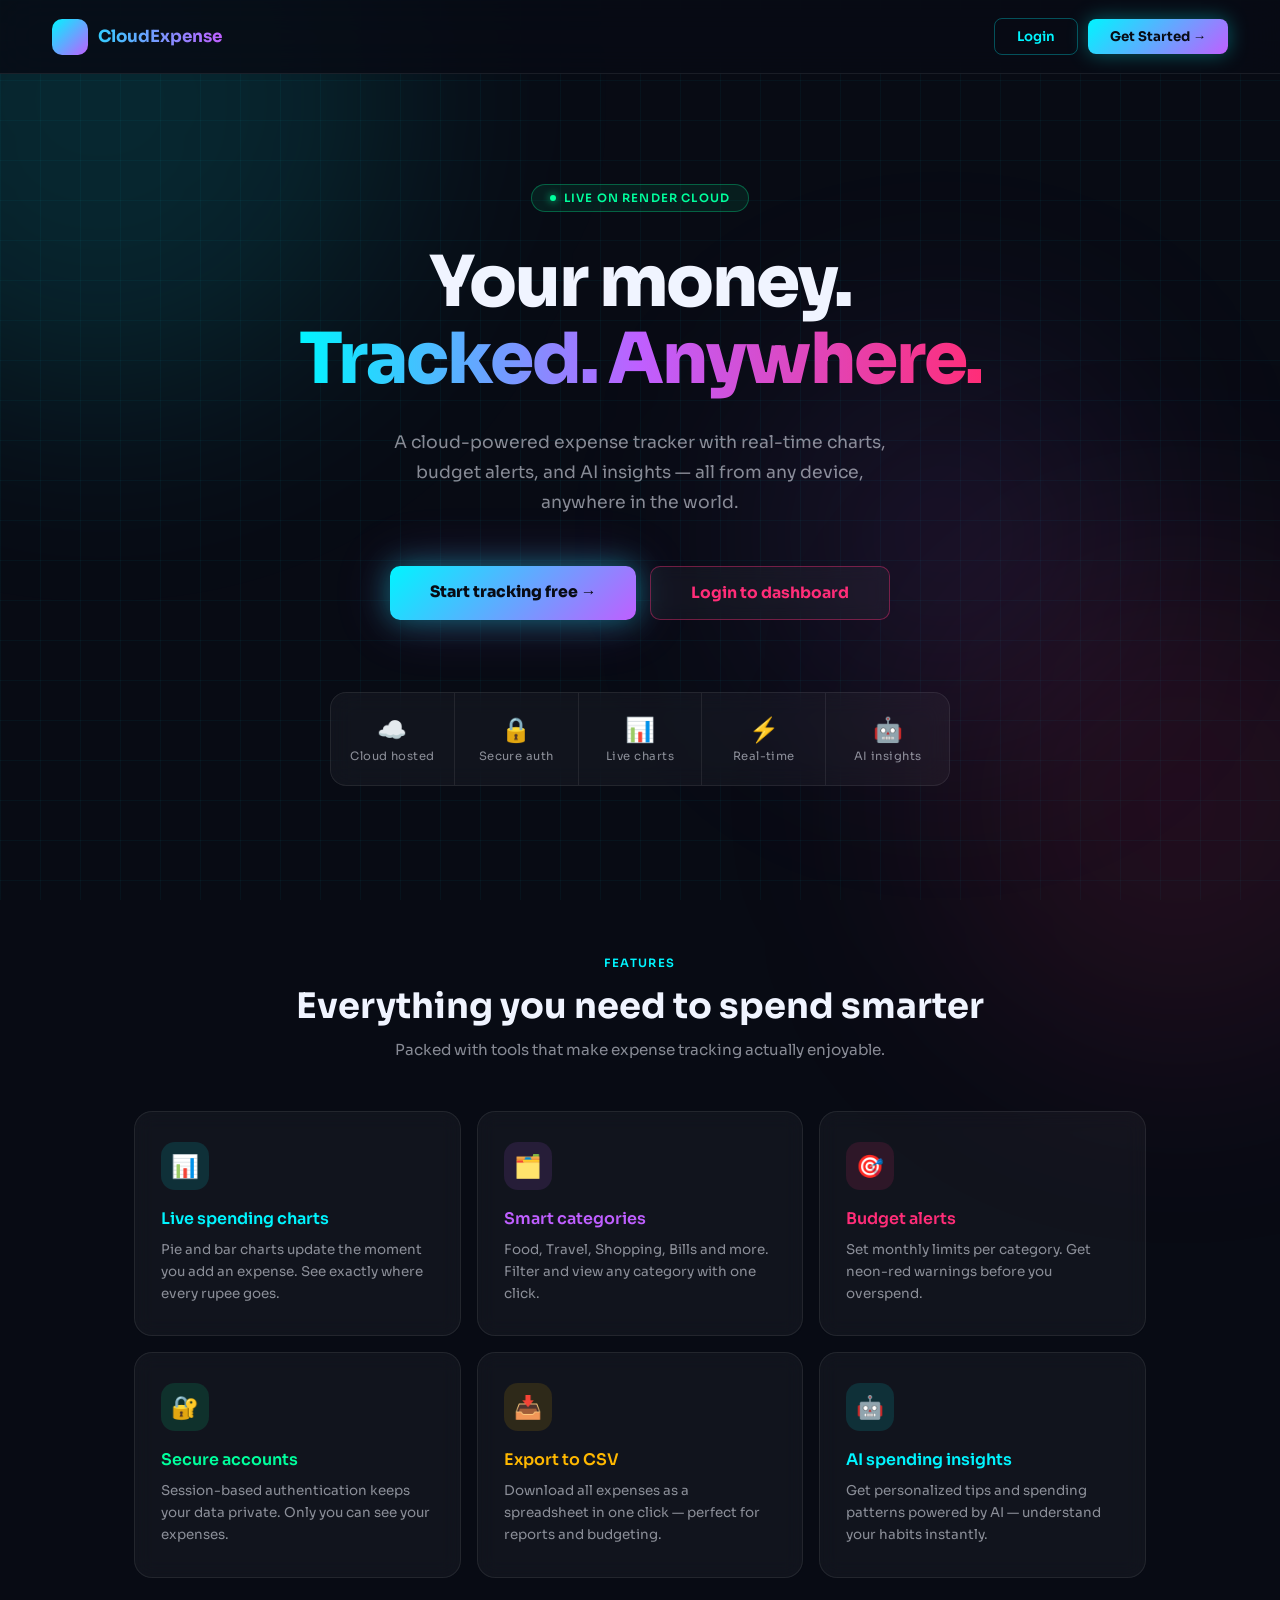
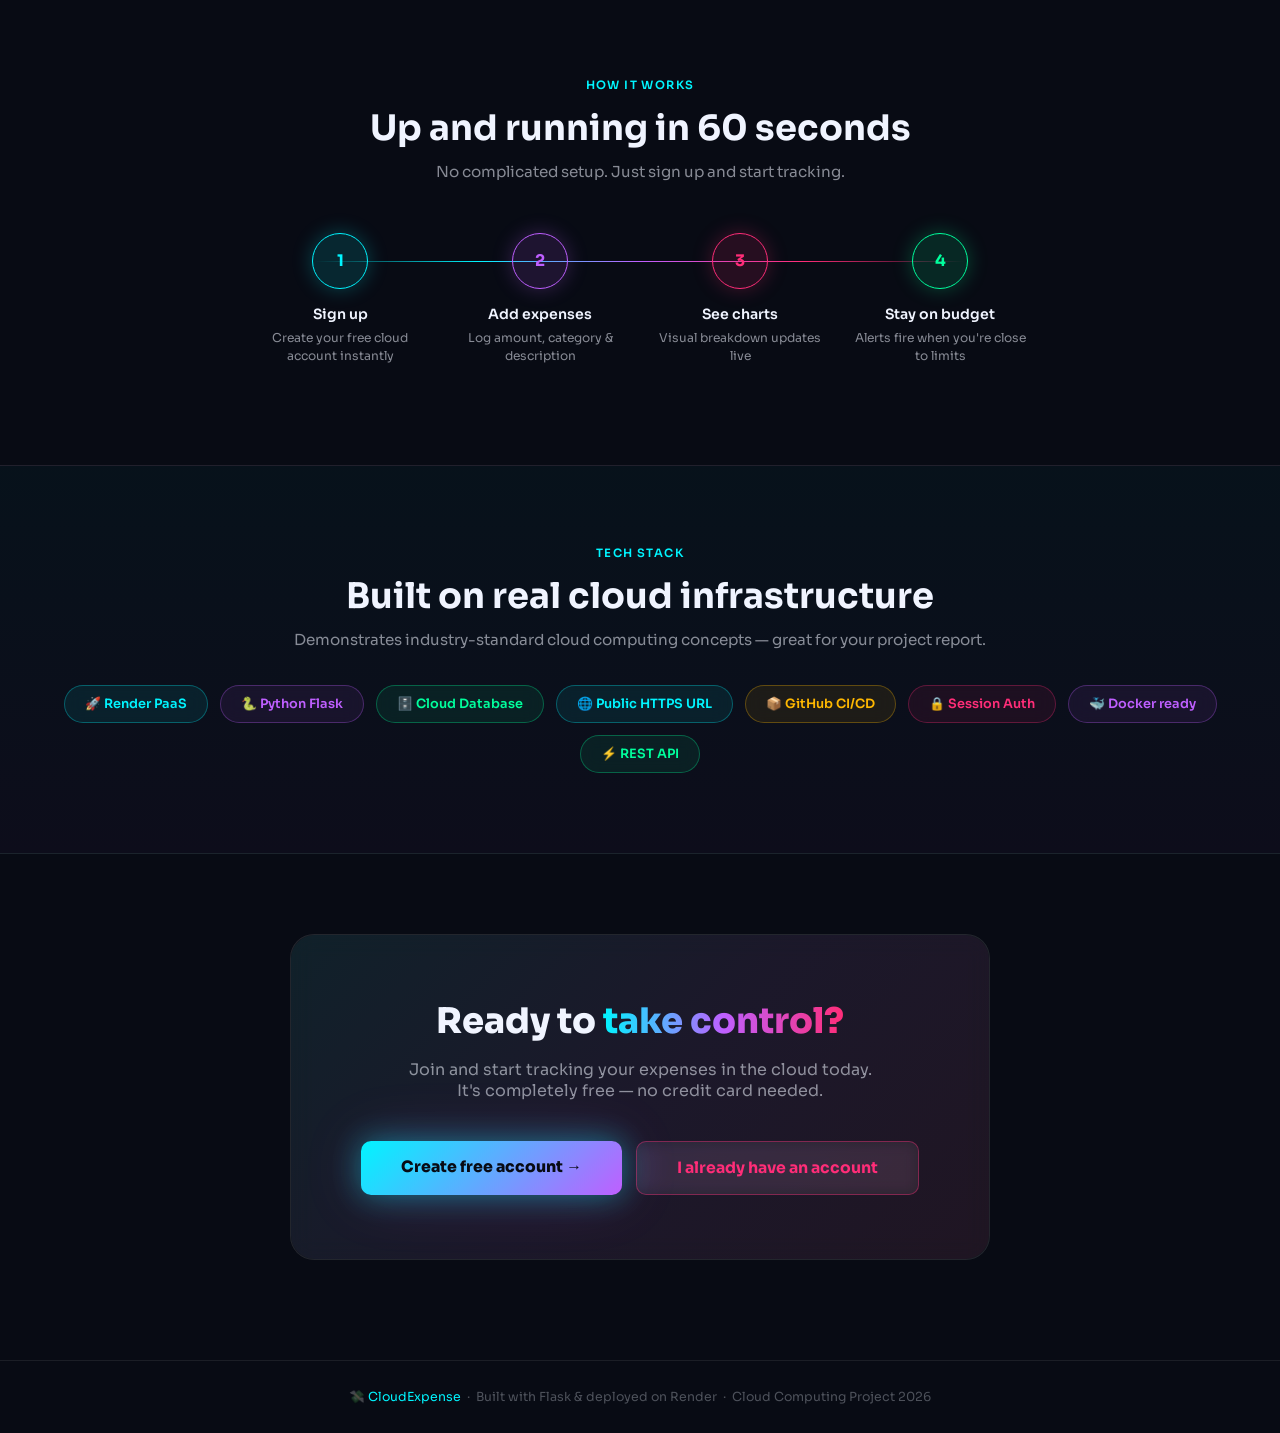
<file: templates/index.html>
<!DOCTYPE html>
<html lang="en">
<head>
    <meta charset="UTF-8">
    <meta name="viewport" content="width=device-width, initial-scale=1.0">
    <title>Cloud Expense Tracker</title>
    <link href="https://fonts.googleapis.com/css2?family=Sora:wght@300;400;600;700;800&display=swap" rel="stylesheet">
    <style>
        *, *::before, *::after { box-sizing: border-box; margin: 0; padding: 0; }

        :root {
            --bg:        #080b14;
            --bg2:       #0d1120;
            --bg3:       #111827;
            --neon-cyan: #00f5ff;
            --neon-pink: #ff2d78;
            --neon-purp: #bf5fff;
            --neon-grn:  #00ff9d;
            --neon-amb:  #ffb800;
            --card-bg:   rgba(255,255,255,0.04);
            --card-bd:   rgba(255,255,255,0.08);
            --text:      #f0f4ff;
            --muted:     rgba(240,244,255,0.55);
            --more-muted:rgba(240,244,255,0.30);
        }

        html { scroll-behavior: smooth; }

        body {
            font-family: 'Sora', sans-serif;
            background: var(--bg);
            color: var(--text);
            min-height: 100vh;
            overflow-x: hidden;
        }

        /* ── Grid background ── */
        body::before {
            content: '';
            position: fixed; inset: 0; z-index: 0;
            background-image:
                linear-gradient(rgba(0,245,255,0.04) 1px, transparent 1px),
                linear-gradient(90deg, rgba(0,245,255,0.04) 1px, transparent 1px);
            background-size: 40px 40px;
            pointer-events: none;
        }

        /* ── Glow orbs ── */
        .orb { position: fixed; border-radius: 50%; filter: blur(110px); pointer-events: none; z-index: 0; }
        .orb-1 { width: 600px; height: 600px; background: rgba(0,245,255,0.12); top: -200px; left: -200px; }
        .orb-2 { width: 500px; height: 500px; background: rgba(255,45,120,0.10); bottom: -150px; right: -150px; }
        .orb-3 { width: 350px; height: 350px; background: rgba(191,95,255,0.10); top: 40%; left: 60%; }

        /* ── Navbar ── */
        nav {
            position: sticky; top: 0; z-index: 100;
            display: flex; align-items: center; justify-content: space-between;
            padding: 18px 52px;
            background: rgba(8,11,20,0.85);
            backdrop-filter: blur(20px);
            border-bottom: 1px solid var(--card-bd);
        }
        .nav-brand {
            display: flex; align-items: center; gap: 10px;
            font-size: 1.05rem; font-weight: 700;
            background: linear-gradient(90deg, var(--neon-cyan), var(--neon-purp));
            -webkit-background-clip: text; -webkit-text-fill-color: transparent;
        }
        .brand-icon {
            width: 36px; height: 36px; border-radius: 10px;
            background: linear-gradient(135deg, var(--neon-cyan), var(--neon-purp));
            display: flex; align-items: center; justify-content: center;
            font-size: 1.1rem; flex-shrink: 0;
        }
        .nav-links { display: flex; align-items: center; gap: 10px; }
        .btn {
            padding: 9px 22px; border-radius: 8px;
            font-family: 'Sora', sans-serif; font-size: 0.83rem; font-weight: 600;
            cursor: pointer; text-decoration: none; transition: all 0.2s; border: none;
        }
        .btn-ghost {
            background: transparent;
            border: 1px solid rgba(0,245,255,0.3);
            color: var(--neon-cyan);
        }
        .btn-ghost:hover { background: rgba(0,245,255,0.08); border-color: var(--neon-cyan); }
        .btn-neon {
            background: linear-gradient(135deg, var(--neon-cyan), var(--neon-purp));
            color: #080b14; font-weight: 700;
            box-shadow: 0 0 20px rgba(0,245,255,0.35);
        }
        .btn-neon:hover { box-shadow: 0 0 32px rgba(0,245,255,0.55); transform: translateY(-2px); }

        /* ── Hero ── */
        .hero {
            position: relative; z-index: 1;
            text-align: center; padding: 110px 24px 70px;
        }

        .live-badge {
            display: inline-flex; align-items: center; gap: 8px;
            background: rgba(0,255,157,0.08);
            border: 1px solid rgba(0,255,157,0.3);
            padding: 6px 18px; border-radius: 999px;
            font-size: 0.72rem; font-weight: 600;
            letter-spacing: 0.1em; text-transform: uppercase;
            color: var(--neon-grn); margin-bottom: 32px;
        }
        .live-dot {
            width: 6px; height: 6px; border-radius: 50%;
            background: var(--neon-grn);
            box-shadow: 0 0 8px var(--neon-grn);
            animation: blink 1.4s ease-in-out infinite;
        }
        @keyframes blink { 0%,100%{opacity:1} 50%{opacity:0.3} }

        h1 {
            font-size: clamp(2.6rem, 5.5vw, 4.4rem);
            font-weight: 800; line-height: 1.1;
            letter-spacing: -0.03em; margin-bottom: 28px;
        }
        .grad-text {
            background: linear-gradient(90deg, var(--neon-cyan) 0%, var(--neon-purp) 50%, var(--neon-pink) 100%);
            -webkit-background-clip: text; -webkit-text-fill-color: transparent;
            background-clip: text;
        }

        .hero-sub {
            font-size: 1.08rem; color: var(--muted);
            max-width: 520px; margin: 0 auto 48px; line-height: 1.75;
        }

        .hero-btns { display: flex; justify-content: center; gap: 14px; flex-wrap: wrap; margin-bottom: 72px; }
        .btn-hero-main {
            padding: 16px 40px; border-radius: 10px;
            background: linear-gradient(135deg, var(--neon-cyan), var(--neon-purp));
            color: #080b14; font-weight: 800; font-size: 0.98rem;
            text-decoration: none; transition: all 0.22s;
            box-shadow: 0 0 30px rgba(0,245,255,0.4), 0 0 60px rgba(191,95,255,0.2);
        }
        .btn-hero-main:hover { transform: translateY(-3px); box-shadow: 0 0 50px rgba(0,245,255,0.55), 0 0 80px rgba(191,95,255,0.3); }
        .btn-hero-sec {
            padding: 16px 40px; border-radius: 10px;
            background: var(--card-bg);
            border: 1px solid rgba(255,45,120,0.4);
            color: var(--neon-pink); font-weight: 700; font-size: 0.98rem;
            text-decoration: none; transition: all 0.22s;
            backdrop-filter: blur(8px);
        }
        .btn-hero-sec:hover { background: rgba(255,45,120,0.08); transform: translateY(-3px); box-shadow: 0 0 24px rgba(255,45,120,0.3); }

        /* ── Stats bar ── */
        .stats-bar {
            display: flex; justify-content: center;
            gap: 0; max-width: 620px; margin: 0 auto 100px;
            background: var(--card-bg);
            border: 1px solid var(--card-bd);
            border-radius: 16px; overflow: hidden;
            backdrop-filter: blur(12px);
        }
        .stat { flex: 1; text-align: center; padding: 22px 12px; border-right: 1px solid var(--card-bd); }
        .stat:last-child { border-right: none; }
        .stat-val { font-size: 1.5rem; margin-bottom: 4px; }
        .stat-lbl { font-size: 0.72rem; color: var(--muted); letter-spacing: 0.04em; }

        /* ── Section titles ── */
        .sec-label {
            text-align: center; font-size: 0.72rem; font-weight: 600;
            letter-spacing: 0.12em; text-transform: uppercase;
            color: var(--neon-cyan); margin-bottom: 14px;
        }
        .sec-title {
            text-align: center; font-size: clamp(1.6rem, 3vw, 2.2rem);
            font-weight: 700; margin-bottom: 12px; line-height: 1.25;
        }
        .sec-sub { text-align: center; color: var(--muted); font-size: 0.95rem; margin-bottom: 52px; }

        /* ── Features ── */
        .features { position: relative; z-index: 1; max-width: 1060px; margin: 0 auto; padding: 0 24px 100px; }
        .feat-grid { display: grid; grid-template-columns: repeat(auto-fit, minmax(290px, 1fr)); gap: 16px; }
        .feat-card {
            background: var(--card-bg);
            border: 1px solid var(--card-bd);
            border-radius: 18px; padding: 30px 26px;
            backdrop-filter: blur(10px);
            transition: transform 0.22s, border-color 0.22s, box-shadow 0.22s;
            position: relative; overflow: hidden;
        }
        .feat-card::before {
            content: ''; position: absolute; inset: 0; border-radius: 18px;
            background: linear-gradient(135deg, var(--glow-a, rgba(0,245,255,0.06)), var(--glow-b, rgba(191,95,255,0.06)));
            opacity: 0; transition: opacity 0.3s;
        }
        .feat-card:hover { transform: translateY(-6px); border-color: var(--hover-bd, rgba(0,245,255,0.4)); box-shadow: 0 0 30px var(--hover-glow, rgba(0,245,255,0.12)); }
        .feat-card:hover::before { opacity: 1; }
        .feat-card:nth-child(1) { --hover-bd:rgba(0,245,255,0.4); --hover-glow:rgba(0,245,255,0.1); }
        .feat-card:nth-child(2) { --hover-bd:rgba(191,95,255,0.4); --hover-glow:rgba(191,95,255,0.1); }
        .feat-card:nth-child(3) { --hover-bd:rgba(255,45,120,0.4); --hover-glow:rgba(255,45,120,0.1); }
        .feat-card:nth-child(4) { --hover-bd:rgba(0,255,157,0.4); --hover-glow:rgba(0,255,157,0.1); }
        .feat-card:nth-child(5) { --hover-bd:rgba(255,184,0,0.4); --hover-glow:rgba(255,184,0,0.1); }
        .feat-card:nth-child(6) { --hover-bd:rgba(0,245,255,0.4); --hover-glow:rgba(0,245,255,0.1); }
        .feat-icon {
            width: 48px; height: 48px; border-radius: 14px;
            display: flex; align-items: center; justify-content: center;
            font-size: 1.4rem; margin-bottom: 18px;
            position: relative; z-index: 1;
        }
        .feat-title { font-size: 1rem; font-weight: 600; margin-bottom: 10px; position: relative; z-index: 1; }
        .feat-desc { font-size: 0.84rem; color: var(--muted); line-height: 1.65; position: relative; z-index: 1; }

        /* ── Steps ── */
        .how { position: relative; z-index: 1; max-width: 860px; margin: 0 auto; padding: 0 24px 100px; }
        .steps-row { display: flex; justify-content: center; gap: 0; flex-wrap: wrap; position: relative; }
        .steps-row::before {
            content: ''; position: absolute;
            top: 28px; left: 10%; right: 10%; height: 1px;
            background: linear-gradient(90deg, transparent, var(--neon-cyan), var(--neon-purp), var(--neon-pink), transparent);
        }
        .step { flex: 1; min-width: 140px; max-width: 200px; text-align: center; padding: 0 12px; }
        .step-circle {
            width: 56px; height: 56px; border-radius: 50%; margin: 0 auto 16px;
            display: flex; align-items: center; justify-content: center;
            font-size: 1rem; font-weight: 700; position: relative;
        }
        .step:nth-child(1) .step-circle { background: rgba(0,245,255,0.12); border: 1.5px solid var(--neon-cyan); color: var(--neon-cyan); box-shadow: 0 0 20px rgba(0,245,255,0.25); }
        .step:nth-child(2) .step-circle { background: rgba(191,95,255,0.12); border: 1.5px solid var(--neon-purp); color: var(--neon-purp); box-shadow: 0 0 20px rgba(191,95,255,0.25); }
        .step:nth-child(3) .step-circle { background: rgba(255,45,120,0.12); border: 1.5px solid var(--neon-pink); color: var(--neon-pink); box-shadow: 0 0 20px rgba(255,45,120,0.25); }
        .step:nth-child(4) .step-circle { background: rgba(0,255,157,0.12); border: 1.5px solid var(--neon-grn); color: var(--neon-grn); box-shadow: 0 0 20px rgba(0,255,157,0.25); }
        .step-name { font-size: 0.88rem; font-weight: 600; margin-bottom: 6px; }
        .step-info { font-size: 0.76rem; color: var(--muted); line-height: 1.5; }

        /* ── Cloud tech ── */
        .cloud-sec {
            position: relative; z-index: 1;
            border-top: 1px solid var(--card-bd); border-bottom: 1px solid var(--card-bd);
            background: linear-gradient(180deg, rgba(0,245,255,0.03) 0%, rgba(191,95,255,0.03) 100%);
            padding: 80px 24px; text-align: center; margin-bottom: 80px;
        }
        .tech-pills { display: flex; flex-wrap: wrap; justify-content: center; gap: 12px; margin-top: 0; }
        .tech-pill {
            padding: 10px 20px; border-radius: 999px; font-size: 0.8rem; font-weight: 600;
            display: flex; align-items: center; gap: 8px; backdrop-filter: blur(8px);
            transition: transform 0.2s, box-shadow 0.2s;
        }
        .tech-pill:hover { transform: translateY(-2px); }
        .pill-c { background: rgba(0,245,255,0.08); border: 1px solid rgba(0,245,255,0.3); color: var(--neon-cyan); }
        .pill-p { background: rgba(191,95,255,0.08); border: 1px solid rgba(191,95,255,0.3); color: var(--neon-purp); }
        .pill-g { background: rgba(0,255,157,0.08); border: 1px solid rgba(0,255,157,0.3); color: var(--neon-grn); }
        .pill-a { background: rgba(255,184,0,0.08); border: 1px solid rgba(255,184,0,0.3); color: var(--neon-amb); }
        .pill-r { background: rgba(255,45,120,0.08); border: 1px solid rgba(255,45,120,0.3); color: var(--neon-pink); }

        /* ── CTA ── */
        .cta {
            position: relative; z-index: 1;
            text-align: center; padding: 0 24px 100px;
        }
        .cta-card {
            max-width: 700px; margin: 0 auto;
            background: var(--card-bg);
            border: 1px solid var(--card-bd);
            border-radius: 24px; padding: 64px 40px;
            backdrop-filter: blur(12px);
            position: relative; overflow: hidden;
        }
        .cta-card::before {
            content: ''; position: absolute; inset: 0; border-radius: 24px;
            background: linear-gradient(135deg, rgba(0,245,255,0.06), rgba(191,95,255,0.06), rgba(255,45,120,0.06));
        }
        .cta-card h2 { font-size: 2.2rem; font-weight: 800; margin-bottom: 16px; position: relative; z-index: 1; }
        .cta-card p { color: var(--muted); margin-bottom: 40px; font-size: 1rem; position: relative; z-index: 1; }
        .cta-btns { display: flex; justify-content: center; gap: 14px; flex-wrap: wrap; position: relative; z-index: 1; }

        /* ── Footer ── */
        footer {
            position: relative; z-index: 1;
            text-align: center; padding: 28px;
            border-top: 1px solid var(--card-bd);
            font-size: 0.78rem; color: var(--more-muted);
        }
        footer span { color: var(--neon-cyan); }

        @media (max-width: 640px) {
            nav { padding: 16px 20px; }
            .hero { padding: 70px 20px 50px; }
            .steps-row::before { display: none; }
            .cta-card { padding: 40px 24px; }
        }
    </style>
</head>
<body>

    <div class="orb orb-1"></div>
    <div class="orb orb-2"></div>
    <div class="orb orb-3"></div>

    <!-- ── Nav ── -->
    <nav>
        <div class="nav-brand">
            <div class="brand-icon">💸</div>
            CloudExpense
        </div>
        <div class="nav-links">
            <a href="/login" class="btn btn-ghost">Login</a>
            <a href="/signup" class="btn btn-neon">Get Started →</a>
        </div>
    </nav>

    <!-- ── Hero ── -->
    <section class="hero">
        <div class="live-badge"><span class="live-dot"></span> Live on Render Cloud</div>

        <h1>
            Your money.<br>
            <span class="grad-text">Tracked. Anywhere.</span>
        </h1>

        <p class="hero-sub">
            A cloud-powered expense tracker with real-time charts, budget alerts,
            and AI insights — all from any device, anywhere in the world.
        </p>

        <div class="hero-btns">
            <a href="/signup" class="btn-hero-main">Start tracking free →</a>
            <a href="/login" class="btn-hero-sec">Login to dashboard</a>
        </div>

        <div class="stats-bar">
            <div class="stat">
                <div class="stat-val" style="color:var(--neon-cyan)">☁️</div>
                <div class="stat-lbl">Cloud hosted</div>
            </div>
            <div class="stat">
                <div class="stat-val" style="color:var(--neon-purp)">🔒</div>
                <div class="stat-lbl">Secure auth</div>
            </div>
            <div class="stat">
                <div class="stat-val" style="color:var(--neon-pink)">📊</div>
                <div class="stat-lbl">Live charts</div>
            </div>
            <div class="stat">
                <div class="stat-val" style="color:var(--neon-grn)">⚡</div>
                <div class="stat-lbl">Real-time</div>
            </div>
            <div class="stat">
                <div class="stat-val" style="color:var(--neon-amb)">🤖</div>
                <div class="stat-lbl">AI insights</div>
            </div>
        </div>
    </section>

    <!-- ── Features ── -->
    <section class="features">
        <div class="sec-label">Features</div>
        <h2 class="sec-title">Everything you need to spend smarter</h2>
        <p class="sec-sub">Packed with tools that make expense tracking actually enjoyable.</p>

        <div class="feat-grid">
            <div class="feat-card">
                <div class="feat-icon" style="background:rgba(0,245,255,0.12)">📊</div>
                <div class="feat-title" style="color:var(--neon-cyan)">Live spending charts</div>
                <div class="feat-desc">Pie and bar charts update the moment you add an expense. See exactly where every rupee goes.</div>
            </div>
            <div class="feat-card">
                <div class="feat-icon" style="background:rgba(191,95,255,0.12)">🗂️</div>
                <div class="feat-title" style="color:var(--neon-purp)">Smart categories</div>
                <div class="feat-desc">Food, Travel, Shopping, Bills and more. Filter and view any category with one click.</div>
            </div>
            <div class="feat-card">
                <div class="feat-icon" style="background:rgba(255,45,120,0.12)">🎯</div>
                <div class="feat-title" style="color:var(--neon-pink)">Budget alerts</div>
                <div class="feat-desc">Set monthly limits per category. Get neon-red warnings before you overspend.</div>
            </div>
            <div class="feat-card">
                <div class="feat-icon" style="background:rgba(0,255,157,0.12)">🔐</div>
                <div class="feat-title" style="color:var(--neon-grn)">Secure accounts</div>
                <div class="feat-desc">Session-based authentication keeps your data private. Only you can see your expenses.</div>
            </div>
            <div class="feat-card">
                <div class="feat-icon" style="background:rgba(255,184,0,0.12)">📥</div>
                <div class="feat-title" style="color:var(--neon-amb)">Export to CSV</div>
                <div class="feat-desc">Download all expenses as a spreadsheet in one click — perfect for reports and budgeting.</div>
            </div>
            <div class="feat-card">
                <div class="feat-icon" style="background:rgba(0,245,255,0.12)">🤖</div>
                <div class="feat-title" style="color:var(--neon-cyan)">AI spending insights</div>
                <div class="feat-desc">Get personalized tips and spending patterns powered by AI — understand your habits instantly.</div>
            </div>
        </div>
    </section>

    <!-- ── How it works ── -->
    <section class="how">
        <div class="sec-label">How it works</div>
        <h2 class="sec-title">Up and running in 60 seconds</h2>
        <p class="sec-sub">No complicated setup. Just sign up and start tracking.</p>
        <div class="steps-row">
            <div class="step">
                <div class="step-circle">1</div>
                <div class="step-name">Sign up</div>
                <div class="step-info">Create your free cloud account instantly</div>
            </div>
            <div class="step">
                <div class="step-circle">2</div>
                <div class="step-name">Add expenses</div>
                <div class="step-info">Log amount, category & description</div>
            </div>
            <div class="step">
                <div class="step-circle">3</div>
                <div class="step-name">See charts</div>
                <div class="step-info">Visual breakdown updates live</div>
            </div>
            <div class="step">
                <div class="step-circle">4</div>
                <div class="step-name">Stay on budget</div>
                <div class="step-info">Alerts fire when you're close to limits</div>
            </div>
        </div>
    </section>

    <!-- ── Cloud tech ── -->
    <section class="cloud-sec">
        <div class="sec-label">Tech stack</div>
        <h2 class="sec-title">Built on real cloud infrastructure</h2>
        <p class="sec-sub" style="margin-bottom:36px">Demonstrates industry-standard cloud computing concepts — great for your project report.</p>
        <div class="tech-pills">
            <div class="tech-pill pill-c">🚀 Render PaaS</div>
            <div class="tech-pill pill-p">🐍 Python Flask</div>
            <div class="tech-pill pill-g">🗄️ Cloud Database</div>
            <div class="tech-pill pill-c">🌐 Public HTTPS URL</div>
            <div class="tech-pill pill-a">📦 GitHub CI/CD</div>
            <div class="tech-pill pill-r">🔒 Session Auth</div>
            <div class="tech-pill pill-p">🐳 Docker ready</div>
            <div class="tech-pill pill-g">⚡ REST API</div>
        </div>
    </section>

    <!-- ── CTA ── -->
    <section class="cta">
        <div class="cta-card">
            <h2>Ready to <span class="grad-text">take control?</span></h2>
            <p>Join and start tracking your expenses in the cloud today.<br>It's completely free — no credit card needed.</p>
            <div class="cta-btns">
                <a href="/signup" class="btn-hero-main">Create free account →</a>
                <a href="/login" class="btn-hero-sec">I already have an account</a>
            </div>
        </div>
    </section>

    <!-- ── Footer ── -->
    <footer>
        <p>💸 <span>CloudExpense</span> &nbsp;·&nbsp; Built with Flask &amp; deployed on Render &nbsp;·&nbsp; Cloud Computing Project 2026</p>
    </footer>

</body>
</html>
</file>
